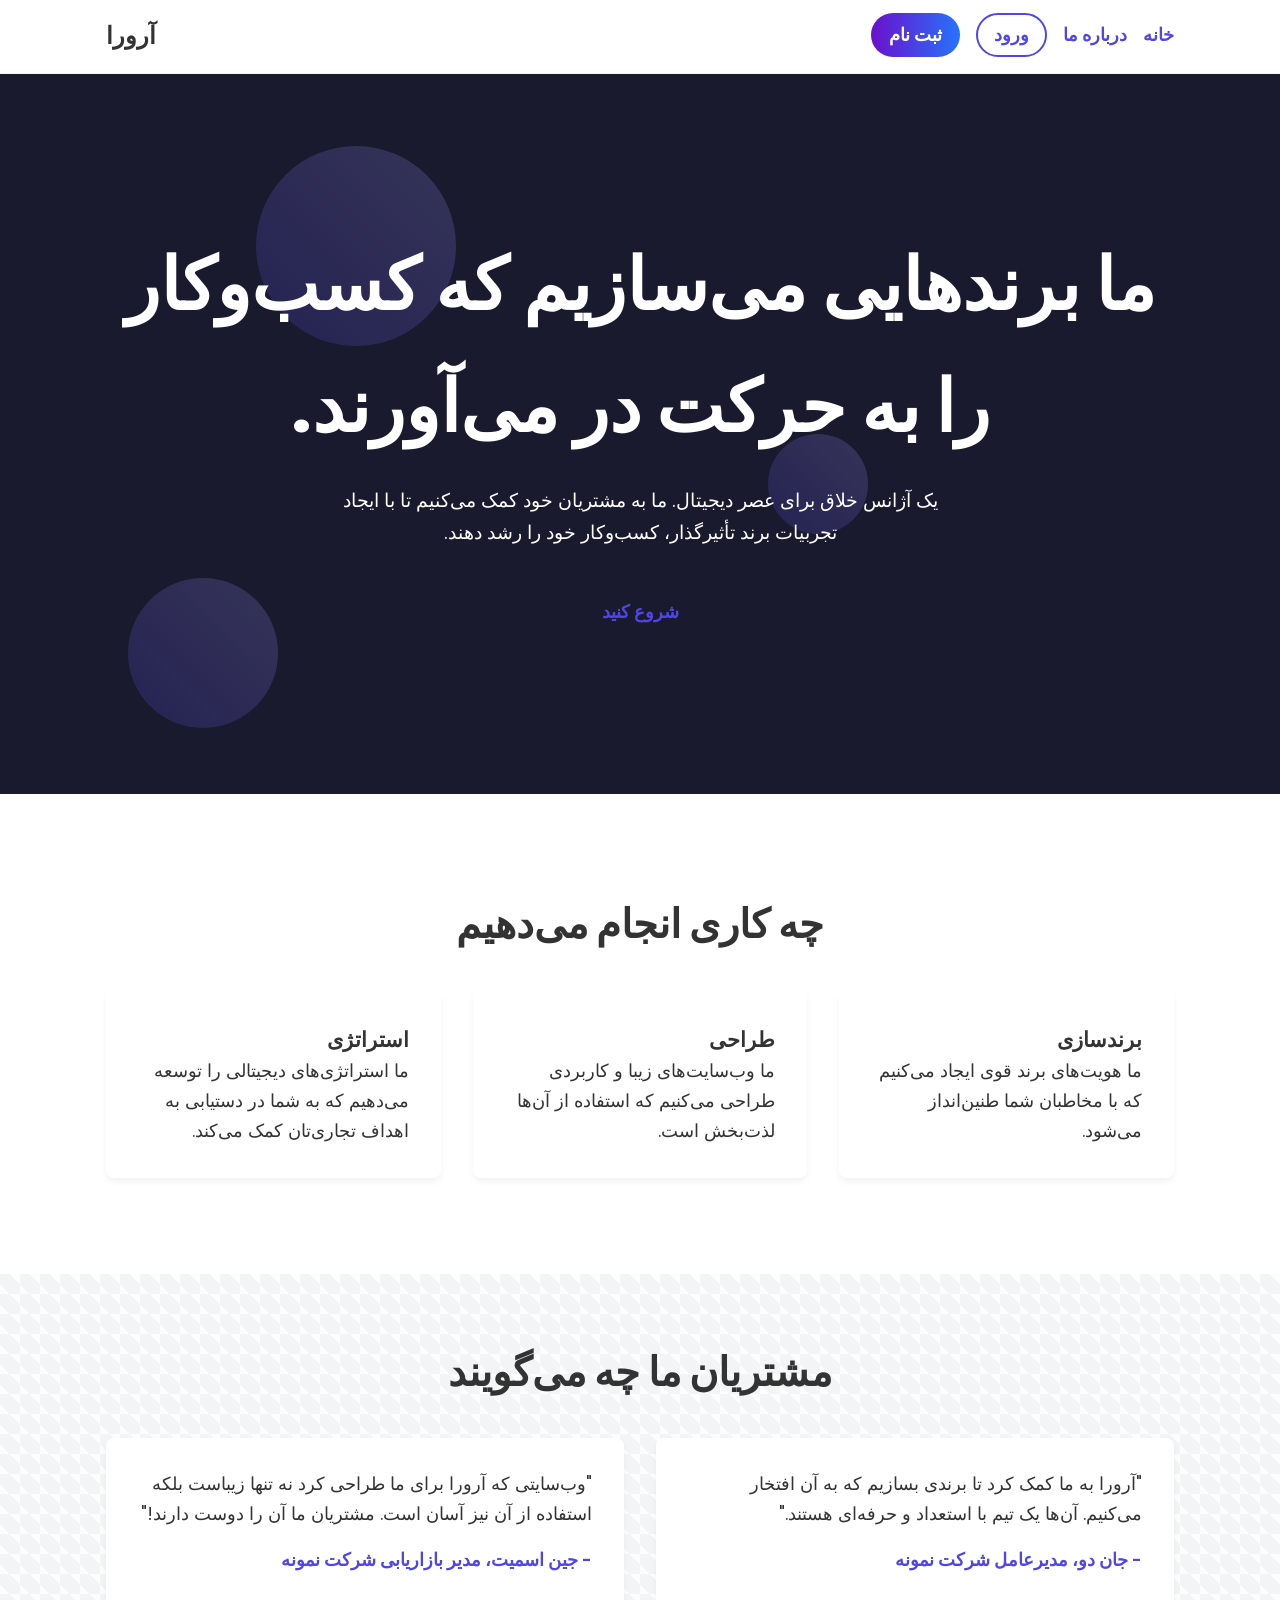
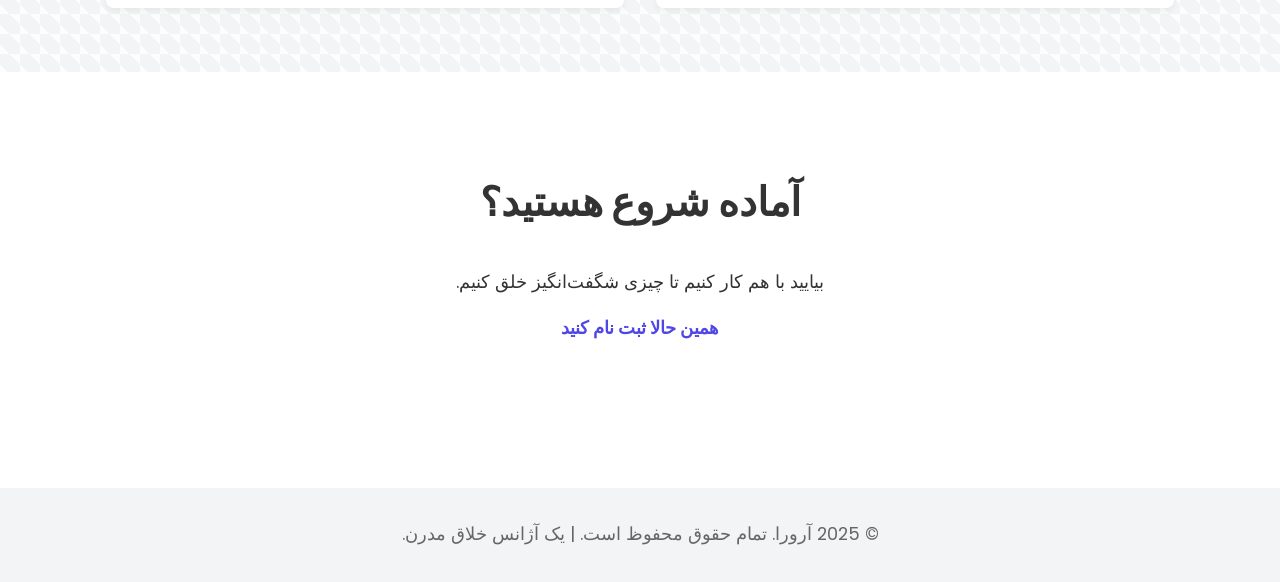
<file: index.html>
<!DOCTYPE html>
<html lang="fa" dir="rtl">
<head>
    <meta charset="UTF-8">
    <meta name="viewport" content="width=device-width, initial-scale=1.0">
    <title>آرورا - خانه</title>
    <link rel="stylesheet" href="assets/css/style.css">
    <link rel="stylesheet" href="https://unpkg.com/aos@next/dist/aos.css" />
    <link rel="stylesheet" href="//esm.sh/gh/rahatool/persian-fonts/main.css" />
</head>
<body>
<header class="site-header">
    <div class="container">
        <nav class="main-nav">
            <a href="index.html" class="logo">آرورا</a>
            <ul>
                <li><a href="index.html">خانه</a></li>
                <li><a href="about.html">درباره ما</a></li>
                <li><a href="login.html" class="nav-button">ورود</a></li>
                <li><a href="register.html" class="nav-button-primary">ثبت نام</a></li>
            </ul>
        </nav>
    </div>
</header>
<main>
    <section class="hero">
        <div class="hero-background-shapes">
            <div class="shape shape-1"></div>
            <div class="shape shape-2"></div>
            <div class="shape shape-3"></div>
        </div>
        <div class="container">
            <div class="hero-content" data-aos="fade-up">
                <h1 class="hero-title">
                    <span class="word">ما</span>
                    <span class="word">برندهایی</span>
                    <span class="word">می‌سازیم</span>
                    <span class="word">که</span>
                    <span class="word">کسب‌وکار</span>
                    <span class="word">را</span>
                    <span class="word">به</span>
                    <span class="word">حرکت</span>
                    <span class="word">در</span>
                    <span class="word">می‌آورند.</span>
                </h1>
                <p class="hero-subtitle" data-aos="fade-up" data-aos-delay="200">یک آژانس خلاق برای عصر دیجیتال. ما به مشتریان خود کمک می‌کنیم تا با ایجاد تجربیات برند تأثیرگذار، کسب‌وکار خود را رشد دهند.</p>
                <a href="register.html" class="cta-button-primary" data-aos="fade-up" data-aos-delay="400">شروع کنید</a>
            </div>
        </div>
    </section>

    <section class="features section-padding">
        <div class="container">
            <h2 class="section-title" data-aos="fade-up">چه کاری انجام می‌دهیم</h2>
            <div class="features-grid">
                <div class="feature-card" data-aos="fade-up" data-aos-delay="100">
                    <h3>برندسازی</h3>
                    <p>ما هویت‌های برند قوی ایجاد می‌کنیم که با مخاطبان شما طنین‌انداز می‌شود.</p>
                </div>
                <div class="feature-card" data-aos="fade-up" data-aos-delay="200">
                    <h3>طراحی</h3>
                    <p>ما وب‌سایت‌های زیبا و کاربردی طراحی می‌کنیم که استفاده از آن‌ها لذت‌بخش است.</p>
                </div>
                <div class="feature-card" data-aos="fade-up" data-aos-delay="300">
                    <h3>استراتژی</h3>
                    <p>ما استراتژی‌های دیجیتالی را توسعه می‌دهیم که به شما در دستیابی به اهداف تجاری‌تان کمک می‌کند.</p>
                </div>
            </div>
        </div>
    </section>

    <section class="testimonials section-padding bg-light">
        <div class="container">
            <h2 class="section-title" data-aos="fade-up">مشتریان ما چه می‌گویند</h2>
            <div class="testimonials-grid">
                <div class="testimonial-card" data-aos="fade-up" data-aos-delay="100">
                    <p>"آرورا به ما کمک کرد تا برندی بسازیم که به آن افتخار می‌کنیم. آن‌ها یک تیم با استعداد و حرفه‌ای هستند."</p>
                    <span class="testimonial-author">- جان دو، مدیرعامل شرکت نمونه</span>
                </div>
                <div class="testimonial-card" data-aos="fade-up" data-aos-delay="200">
                    <p>"وب‌سایتی که آرورا برای ما طراحی کرد نه تنها زیباست بلکه استفاده از آن نیز آسان است. مشتریان ما آن را دوست دارند!"</p>
                    <span class="testimonial-author">- جین اسمیت، مدیر بازاریابی شرکت نمونه</span>
                </div>
            </div>
        </div>
    </section>

    <section class="cta section-padding">
        <div class="container">
            <div class="cta-content" data-aos="fade-up">
                <h2 class="section-title">آماده شروع هستید؟</h2>
                <p>بیایید با هم کار کنیم تا چیزی شگفت‌انگیز خلق کنیم.</p>
                <a href="register.html" class="cta-button-primary">همین حالا ثبت نام کنید</a>
            </div>
        </div>
    </section>
</main>
<footer class="site-footer">
    <div class="container">
        <p>&copy; 2025 آرورا. تمام حقوق محفوظ است. | یک آژانس خلاق مدرن.</p>
    </div>
</footer>
    <script src="https://unpkg.com/aos@next/dist/aos.js"></script>
    <script src="assets/js/main.js"></script>
</body>
</html>
</file>
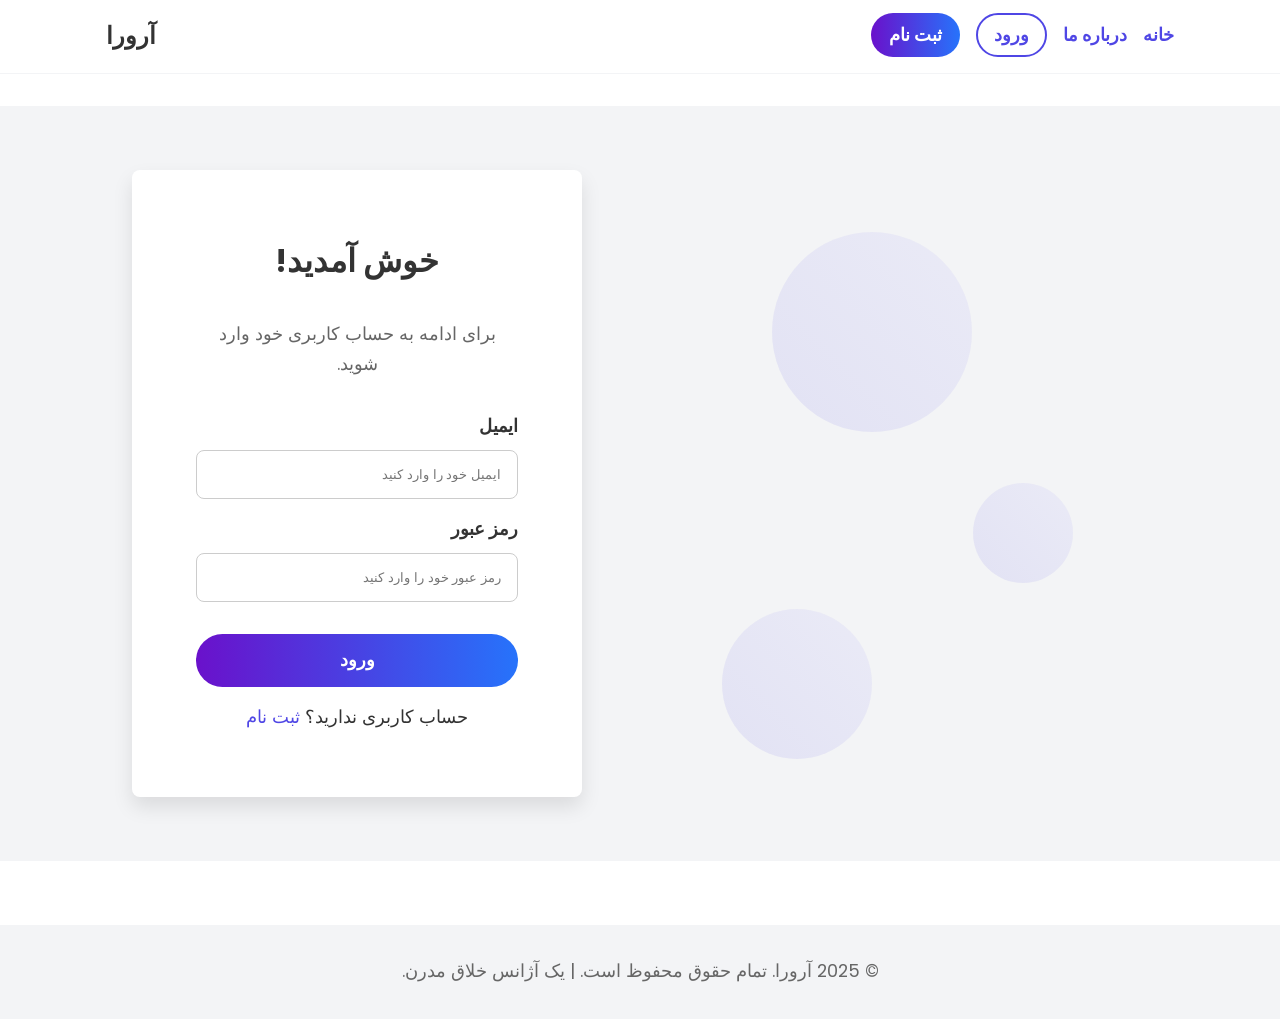
<file: login.html>
<!DOCTYPE html>
<html lang="fa" dir="rtl">
<head>
    <meta charset="UTF-8">
    <meta name="viewport" content="width=device-width, initial-scale=1.0">
    <title>آرورا - ورود</title>
    <link rel="stylesheet" href="assets/css/style.css">
    <link rel="stylesheet" href="https://unpkg.com/aos@next/dist/aos.css" />
    <link rel="stylesheet" href="//esm.sh/gh/rahatool/persian-fonts/main.css" />
</head>
<body>
<header class="site-header">
    <div class="container">
        <nav class="main-nav">
            <a href="index.html" class="logo">آرورا</a>
            <ul>
                <li><a href="index.html">خانه</a></li>
                <li><a href="about.html">درباره ما</a></li>
                <li><a href="login.html" class="nav-button">ورود</a></li>
                <li><a href="register.html" class="nav-button-primary">ثبت نام</a></li>
            </ul>
        </nav>
    </div>
</header>
<main>
    <section class="form-section section-padding">
        <div class="container">
            <div class="form-grid">
                <div class="form-decoration" data-aos="fade-left">
                    <div class="decoration-shape shape-1"></div>
                    <div class="decoration-shape shape-2"></div>
                    <div class="decoration-shape shape-3"></div>
                </div>
                <div class="form-wrapper" data-aos="fade-right">
                    <form id="login-form" class="form-card">
                        <h2 class="form-title">خوش آمدید!</h2>
                        <p class="form-subtitle">برای ادامه به حساب کاربری خود وارد شوید.</p>
                        <div class="form-group">
                            <label for="email" class="form-label">ایمیل</label>
                            <input type="email" id="email" name="email" class="form-input" placeholder="ایمیل خود را وارد کنید" required>
                        </div>
                        <div class="form-group">
                            <label for="password" class="form-label">رمز عبور</label>
                            <input type="password" id="password" name="password" class="form-input" placeholder="رمز عبور خود را وارد کنید" required>
                        </div>
                        <button type="submit" class="cta-button-primary form-button">ورود</button>
                        <p class="form-message"></p>
                        <p class="form-switch">حساب کاربری ندارید؟ <a href="register.html">ثبت نام</a></p>
                    </form>
                </div>
            </div>
        </div>
    </section>
</main>
<footer class="site-footer">
    <div class="container">
        <p>&copy; 2025 آرورا. تمام حقوق محفوظ است. | یک آژانس خلاق مدرن.</p>
    </div>
</footer>
    <script src="https://unpkg.com/aos@next/dist/aos.js"></script>
    <script src="assets/js/main.js"></script>
</body>
</html>
</file>
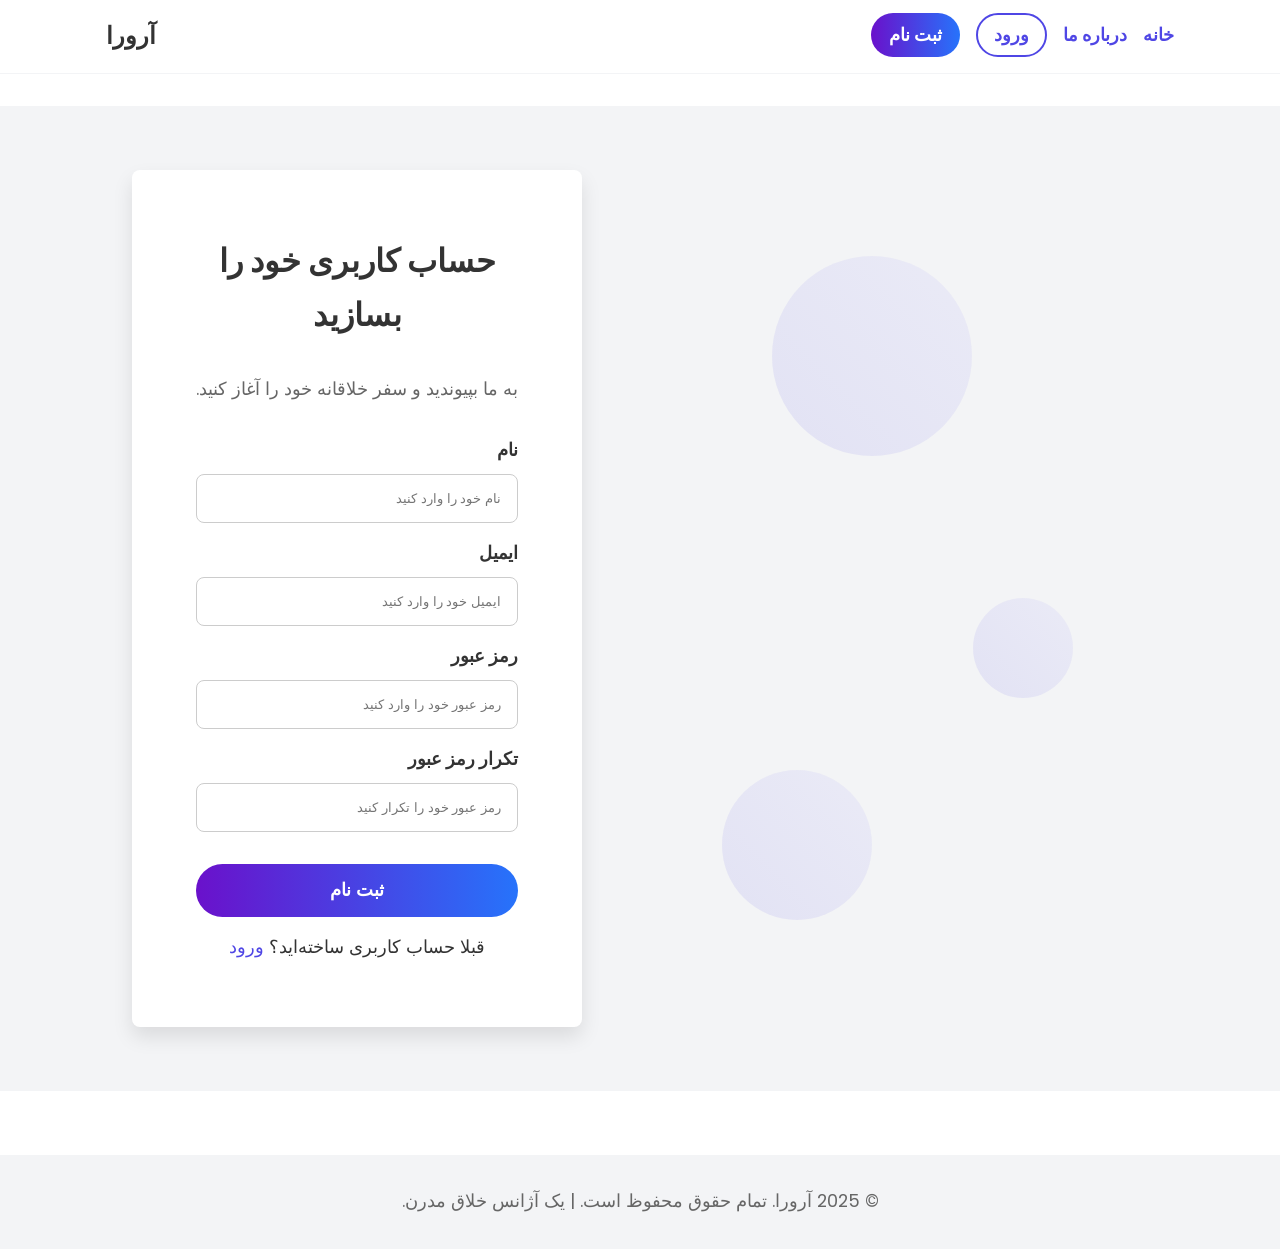
<file: register.html>
<!DOCTYPE html>
<html lang="fa" dir="rtl">
<head>
    <meta charset="UTF-8">
    <meta name="viewport" content="width=device-width, initial-scale=1.0">
    <title>آرورا - ثبت نام</title>
    <link rel="stylesheet" href="assets/css/style.css">
    <link rel="stylesheet" href="https://unpkg.com/aos@next/dist/aos.css" />
    <link rel="stylesheet" href="//esm.sh/gh/rahatool/persian-fonts/main.css" />
</head>
<body>
<header class="site-header">
    <div class="container">
        <nav class="main-nav">
            <a href="index.html" class="logo">آرورا</a>
            <ul>
                <li><a href="index.html">خانه</a></li>
                <li><a href="about.html">درباره ما</a></li>
                <li><a href="login.html" class="nav-button">ورود</a></li>
                <li><a href="register.html" class="nav-button-primary">ثبت نام</a></li>
            </ul>
        </nav>
    </div>
</header>
<main>
    <section class="form-section section-padding">
        <div class="container">
            <div class="form-grid">
                <div class="form-decoration" data-aos="fade-left">
                    <div class="decoration-shape shape-1"></div>
                    <div class="decoration-shape shape-2"></div>
                    <div class="decoration-shape shape-3"></div>
                </div>
                <div class="form-wrapper" data-aos="fade-right">
                    <form id="register-form" class="form-card">
                        <h2 class="form-title">حساب کاربری خود را بسازید</h2>
                        <p class="form-subtitle">به ما بپیوندید و سفر خلاقانه خود را آغاز کنید.</p>
                        <div class="form-group">
                            <label for="name" class="form-label">نام</label>
                            <input type="text" id="name" name="name" class="form-input" placeholder="نام خود را وارد کنید" required>
                        </div>
                        <div class="form-group">
                            <label for="email" class="form-label">ایمیل</label>
                            <input type="email" id="email" name="email" class="form-input" placeholder="ایمیل خود را وارد کنید" required>
                        </div>
                        <div class="form-group">
                            <label for="password" class="form-label">رمز عبور</label>
                            <input type="password" id="password" name="password" class="form-input" placeholder="رمز عبور خود را وارد کنید" required>
                        </div>
                        <div class="form-group">
                            <label for="confirm-password" class="form-label">تکرار رمز عبور</label>
                            <input type="password" id="confirm-password" name="confirm-password" class="form-input" placeholder="رمز عبور خود را تکرار کنید" required>
                        </div>
                        <button type="submit" class="cta-button-primary form-button">ثبت نام</button>
                        <p class="form-message"></p>
                        <p class="form-switch">قبلا حساب کاربری ساخته‌اید؟ <a href="login.html">ورود</a></p>
                    </form>
                </div>
            </div>
        </div>
    </section>
</main>
<footer class="site-footer">
    <div class="container">
        <p>&copy; 2025 آرورا. تمام حقوق محفوظ است. | یک آژانس خلاق مدرن.</p>
    </div>
</footer>
    <script src="https://unpkg.com/aos@next/dist/aos.js"></script>
    <script src="assets/js/main.js"></script>
</body>
</html>
</file>
<file: assets/css/style.css>
/* Global Styles */
@import url('https://fonts.googleapis.com/css2?family=Poppins:wght@400;600;700&display=swap');

:root {
    --font-family: 'Poppins', sans-serif;
    --bg-color: #ffffff;
    --text-color: #333333;
    --accent-color: #4f46e5;
    --muted-color: #f3f4f6;
    --spacing-sm: 8px;
    --spacing-md: 16px;
    --spacing-lg: 32px;
    --spacing-xl: 64px;
    --border-radius: 8px;
    --transition-speed: 0.3s;
}

/* Reset */
* {
    margin: 0;
    padding: 0;
    box-sizing: border-box;
}

body {
    font-family: 'Yekan', var(--font-family);
    background-color: var(--bg-color);
    color: var(--text-color);
    line-height: 1.7;
    font-size: 1.1rem;
    -webkit-font-smoothing: antialiased;
    -moz-osx-font-smoothing: grayscale;
    text-align: right;
}

a {
    color: var(--accent-color);
    text-decoration: none;
    transition: color var(--transition-speed) ease;
}

a:hover {
    color: #3c34b3;
}

ul {
    list-style: none;
}

img {
    max-width: 100%;
    height: auto;
}

h1, h2, h3, h4, h5, h6 {
    font-weight: 700;
}

/* Layout */
.container {
    max-width: 1100px;
    margin: 0 auto;
    padding: 0 var(--spacing-md);
}

/* Header */
.site-header {
    background-color: var(--bg-color);
    padding: var(--spacing-md) 0;
    border-bottom: 1px solid var(--muted-color);
    position: sticky;
    top: 0;
    z-index: 100;
}

.main-nav {
    display: flex;
    justify-content: space-between;
    align-items: center;
    flex-direction: row-reverse;
}

.logo {
    font-size: 1.5rem;
    font-weight: 700;
    color: var(--text-color);
}

.main-nav ul {
    display: flex;
    align-items: center;
    gap: var(--spacing-md);
}

.main-nav a {
    font-weight: 600;
}

.nav-button, .nav-button-primary {
    padding: var(--spacing-sm) var(--spacing-md);
    border: 2px solid var(--accent-color);
    border-radius: 50px;
    transition: all var(--transition-speed) ease;
    font-weight: 600;
    cursor: pointer;
}

.nav-button {
    background-color: transparent;
    color: var(--accent-color);
}

.nav-button:hover {
    background-color: var(--accent-color);
    color: var(--bg-color);
    transform: translateY(-2px);
    box-shadow: 0 4px 8px rgba(0,0,0,0.1);
}

.nav-button-primary {
    background-image: linear-gradient(to right, #6a11cb 0%, #2575fc 51%, #6a11cb 100%);
    background-size: 200% auto;
    color: var(--bg-color);
    border: none;
    padding: calc(var(--spacing-sm) + 2px) calc(var(--spacing-md) + 2px);
}

.nav-button-primary:hover {
    background-position: right center;
    transform: translateY(-2px);
    box-shadow: 0 4px 8px rgba(0,0,0,0.1);
    color: var(--text-color);
}

/* Footer */
.site-footer {
    background-color: var(--muted-color);
    color: #666;
    text-align: center;
    padding: var(--spacing-lg) 0;
    margin-top: var(--spacing-xl);
}

/* Sections */
.section-padding {
    padding: var(--spacing-xl) 0;
    margin-top: var(--spacing-lg);
}

.section-title {
    text-align: center;
    font-size: 2.5rem;
    margin-bottom: var(--spacing-lg);
}

.bg-light {
    background-color: var(--muted-color);
    background-image: linear-gradient(45deg, rgba(255,255,255,0.5) 25%, transparent 25%, transparent 75%, rgba(255,255,255,0.5) 75%, rgba(255,255,255,0.5)),
                      linear-gradient(45deg, rgba(255,255,255,0.5) 25%, transparent 25%, transparent 75%, rgba(255,255,255,0.5) 75%, rgba(255,255,255,0.5));
    background-size: 20px 20px;
}

/* Hero Section */
.hero {
    position: relative;
    background-color: #1a1a2e;
    color: var(--bg-color);
    text-align: center;
    padding: 150px 0;
    overflow: hidden;
}

.hero-background-shapes {
    position: absolute;
    top: 0;
    left: 0;
    width: 100%;
    height: 100%;
    z-index: 0;
}

.shape {
    position: absolute;
    border-radius: 50%;
    background: linear-gradient(45deg, var(--accent-color), #a29bfe);
    opacity: 0.2;
    animation: float 10s ease-in-out infinite;
}

.shape-1 {
    width: 200px;
    height: 200px;
    top: 10%;
    left: 10%;
    animation-duration: 12s;
}

.shape-2 {
    width: 300px;
    height: 300px;
    top: 50%;
    left: 70%;
    animation-duration: 15s;
}

.shape-3 {
    width: 150px;
    height: 150px;
    top: 80%;
    left: 30%;
    animation-duration: 10s;
}

.hero-content {
    position: relative;
    z-index: 1;
}

.hero-title {
    font-size: 4.5rem;
    margin-bottom: var(--spacing-md);
    font-weight: 700;
}

.hero-title .word {
    display: inline-block;
    opacity: 0;
    transform: translateY(20px);
    animation: revealWord 0.5s ease forwards;
}

.hero-title .word:nth-child(1) { animation-delay: 0.1s; }
.hero-title .word:nth-child(2) { animation-delay: 0.2s; }
.hero-title .word:nth-child(3) { animation-delay: 0.3s; }
.hero-title .word:nth-child(4) { animation-delay: 0.4s; }
.hero-title .word:nth-child(5) { animation-delay: 0.5s; }
.hero-title .word:nth-child(6) { animation-delay: 0.6s; }

@keyframes revealWord {
    to {
        opacity: 1;
        transform: translateY(0);
    }
}

.hero-subtitle {
    font-size: 1.2rem;
    max-width: 600px;
    margin: 0 auto var(--spacing-lg);
}

/* Features Section */
.features-grid {
    display: grid;
    grid-template-columns: repeat(auto-fit, minmax(250px, 1fr));
    gap: var(--spacing-lg);
}

.feature-card {
    background-color: var(--bg-color);
    padding: var(--spacing-lg);
    border-radius: var(--border-radius);
    box-shadow: 0 4px 6px rgba(0,0,0,0.05);
    transition: transform var(--transition-speed) ease, box-shadow var(--transition-speed) ease;
}

.feature-card:hover {
    transform: translateY(-5px);
    box-shadow: 0 10px 15px rgba(0,0,0,0.1);
}

/* Testimonials Section */
.testimonials-grid {
    display: grid;
    grid-template-columns: repeat(auto-fit, minmax(300px, 1fr));
    gap: var(--spacing-lg);
}

.testimonial-card {
    background-color: var(--bg-color);
    padding: var(--spacing-lg);
    border-radius: var(--border-radius);
    box-shadow: 0 4px 6px rgba(0,0,0,0.05);
}

.testimonial-author {
    display: block;
    margin-top: var(--spacing-md);
    font-weight: 600;
    color: var(--accent-color);
}

/* CTA Section */
.cta-content {
    text-align: center;
}

.cta-button, .cta-button-primary {
    display: inline-block;
    padding: var(--spacing-md) var(--spacing-lg);
    border-radius: var(--border-radius);
    font-weight: 600;
    transition: transform var(--transition-speed) ease;
    cursor: pointer;
}

.cta-button:hover, .cta-button-primary:hover {
    transform: translateY(-3px);
}

/* Page Header */
.page-header {
    background-color: var(--muted-color);
    text-align: center;
}

.page-title {
    font-size: 3rem;
    margin-bottom: var(--spacing-sm);
}

/* Company Story Section */
.story-grid {
    display: grid;
    grid-template-columns: 1fr 1fr;
    gap: var(--spacing-xl);
    align-items: center;
}

.story-image img {
    border-radius: var(--border-radius);
    box-shadow: 0 10px 20px rgba(0,0,0,0.1);
}

/* Values Section */
.values-grid {
    display: grid;
    grid-template-columns: repeat(auto-fit, minmax(250px, 1fr));
    gap: var(--spacing-lg);
}

.values-grid .value-card {
    background-color: var(--bg-color);
    padding: var(--spacing-lg);
    border-radius: var(--border-radius);
    box-shadow: 0 4px 6px rgba(0,0,0,0.05);
    text-align: center;
}

/* Team Section */
.team-grid {
    display: grid;
    grid-template-columns: repeat(auto-fit, minmax(250px, 1fr));
    gap: var(--spacing-lg);
    text-align: center;
}

.team-member-image img {
    width: 150px;
    height: 150px;
    border-radius: 50%;
    object-fit: cover;
    margin-bottom: var(--spacing-md);
    box-shadow: 0 4px 6px rgba(0,0,0,0.1);
}

.team-member-name {
    font-size: 1.2rem;
    margin-bottom: var(--spacing-sm);
}

/* Form Styles */
.form-section {
    background-color: var(--muted-color);
}

.form-container {
    display: flex;
    justify-content: center;
    align-items: center;
    min-height: 70vh;
}

.form-card {
    background-color: var(--bg-color);
    padding: var(--spacing-xl);
    border-radius: var(--border-radius);
    box-shadow: 0 10px 20px rgba(0,0,0,0.1);
    width: 100%;
    max-width: 450px;
}

.form-title {
    text-align: center;
    font-size: 2rem;
    margin-bottom: var(--spacing-lg);
}

.form-group {
    margin-bottom: var(--spacing-md);
}

.form-label {
    display: block;
    margin-bottom: var(--spacing-sm);
    font-weight: 600;
}

.form-input {
    width: 100%;
    padding: var(--spacing-md);
    border: 1px solid #ccc;
    border-radius: var(--border-radius);
    transition: all var(--transition-speed) ease;
}

.form-input:focus {
    outline: none;
    border-color: var(--accent-color);
    box-shadow: 0 0 0 4px rgba(79, 70, 229, 0.1);
    transform: scale(1.02);
}

.form-button {
    width: 100%;
    margin-top: var(--spacing-md);
    padding: var(--spacing-md);
    border: none;
    border-radius: 50px;
    background-image: linear-gradient(to right, #6a11cb 0%, #2575fc 51%, #6a11cb 100%);
    background-size: 200% auto;
    color: var(--bg-color);
    font-weight: 600;
    font-size: 1.1rem;
    transition: all var(--transition-speed) ease;
    cursor: pointer;
}

.form-button:hover {
    background-position: right center;
    transform: translateY(-3px);
    box-shadow: 0 4px 10px rgba(0,0,0,0.2);
}

.form-message {
    text-align: center;
    margin-top: var(--spacing-md);
    color: red;
    font-weight: 600;
}

.form-grid {
    display: grid;
    grid-template-columns: 1fr 1fr;
    align-items: center;
    gap: var(--spacing-xl);
}

.form-wrapper {
    width: 100%;
    max-width: 450px;
    margin: 0 auto;
}

.form-subtitle {
    text-align: center;
    margin-bottom: var(--spacing-lg);
    color: #666;
}

.form-switch {
    text-align: center;
    margin-top: var(--spacing-md);
}

.form-decoration {
    position: relative;
    height: 100%;
    min-height: 500px;
}

.decoration-shape {
    position: absolute;
    border-radius: 50%;
    background: linear-gradient(45deg, var(--accent-color), #a29bfe);
    opacity: 0.1;
}

.shape-1 {
    width: 200px;
    height: 200px;
    top: 10%;
    left: 20%;
    animation: float 6s ease-in-out infinite;
}

.shape-2 {
    width: 100px;
    height: 100px;
    top: 50%;
    left: 60%;
    animation: float 8s ease-in-out infinite;
}

.shape-3 {
    width: 150px;
    height: 150px;
    top: 70%;
    left: 10%;
    animation: float 10s ease-in-out infinite;
}

@keyframes float {
    0% { transform: translateY(0px); }
    50% { transform: translateY(-20px); }
    100% { transform: translateY(0px); }
}
</file>
